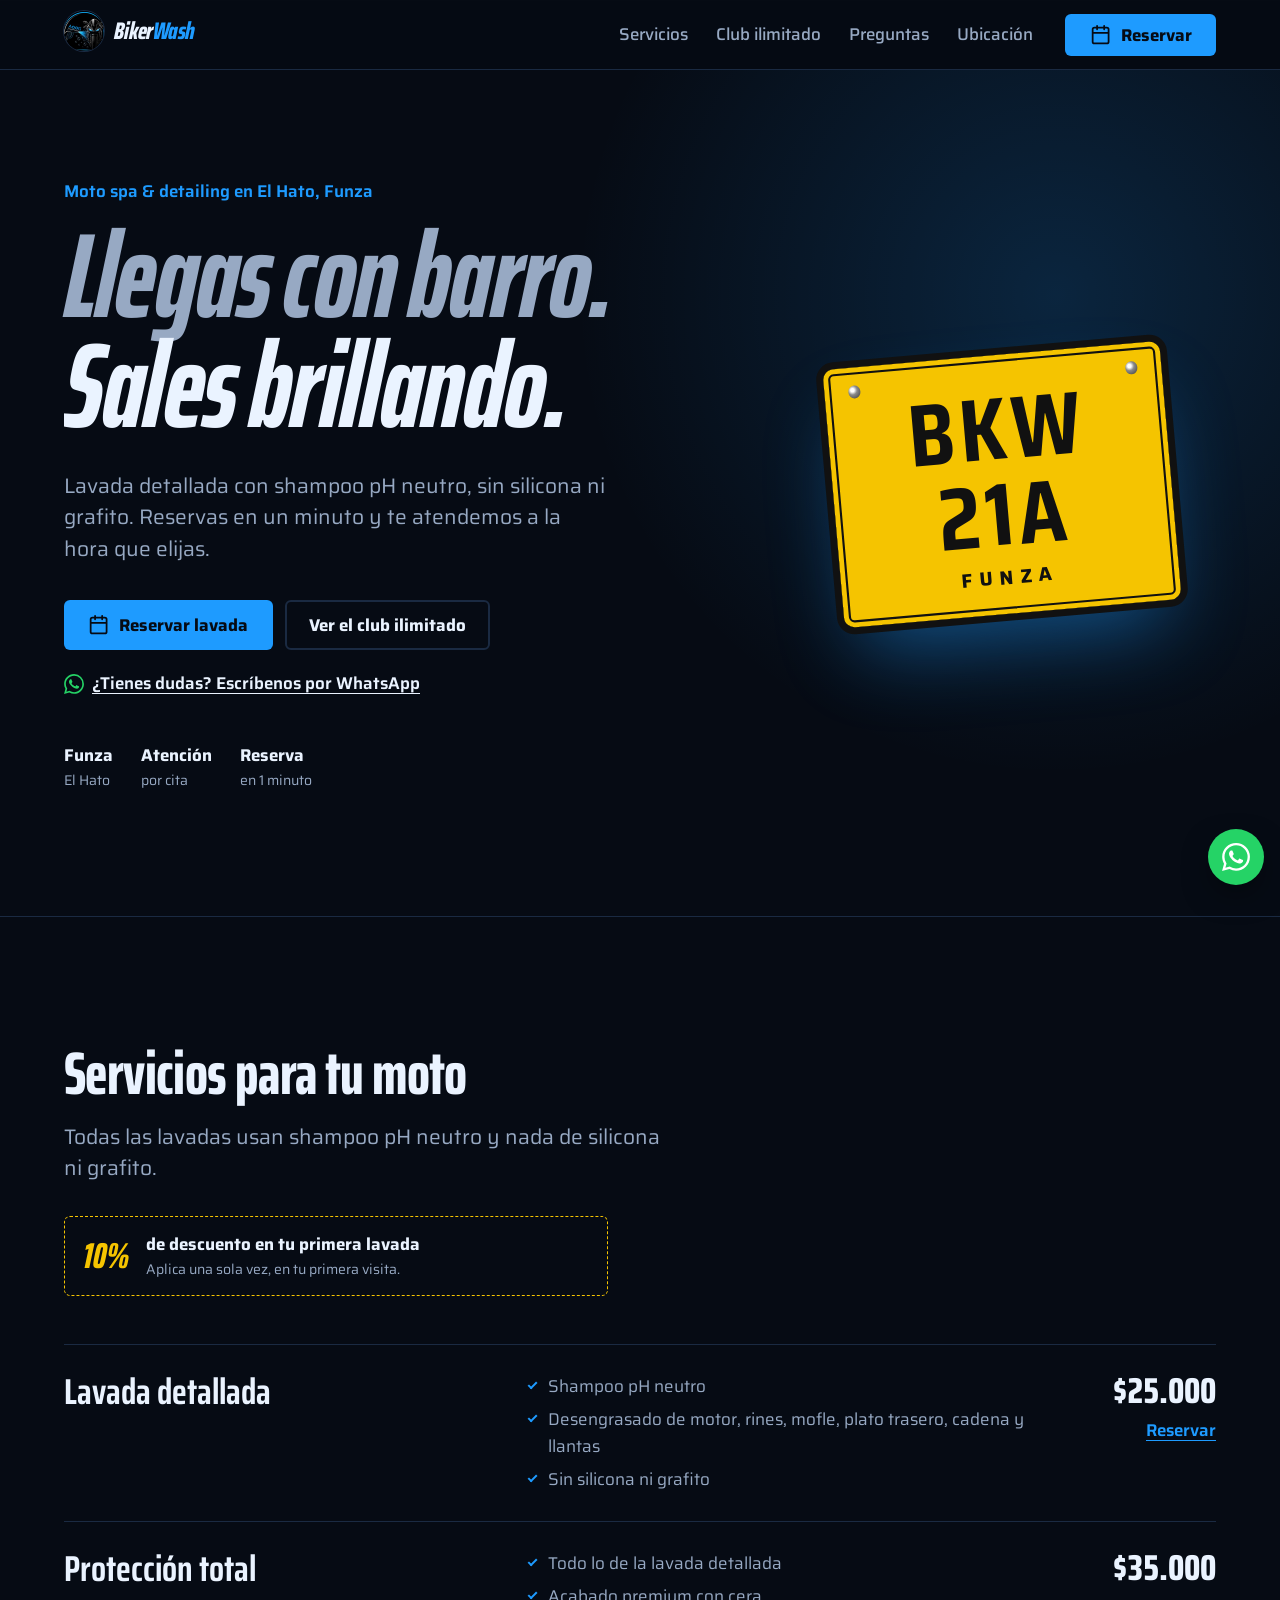
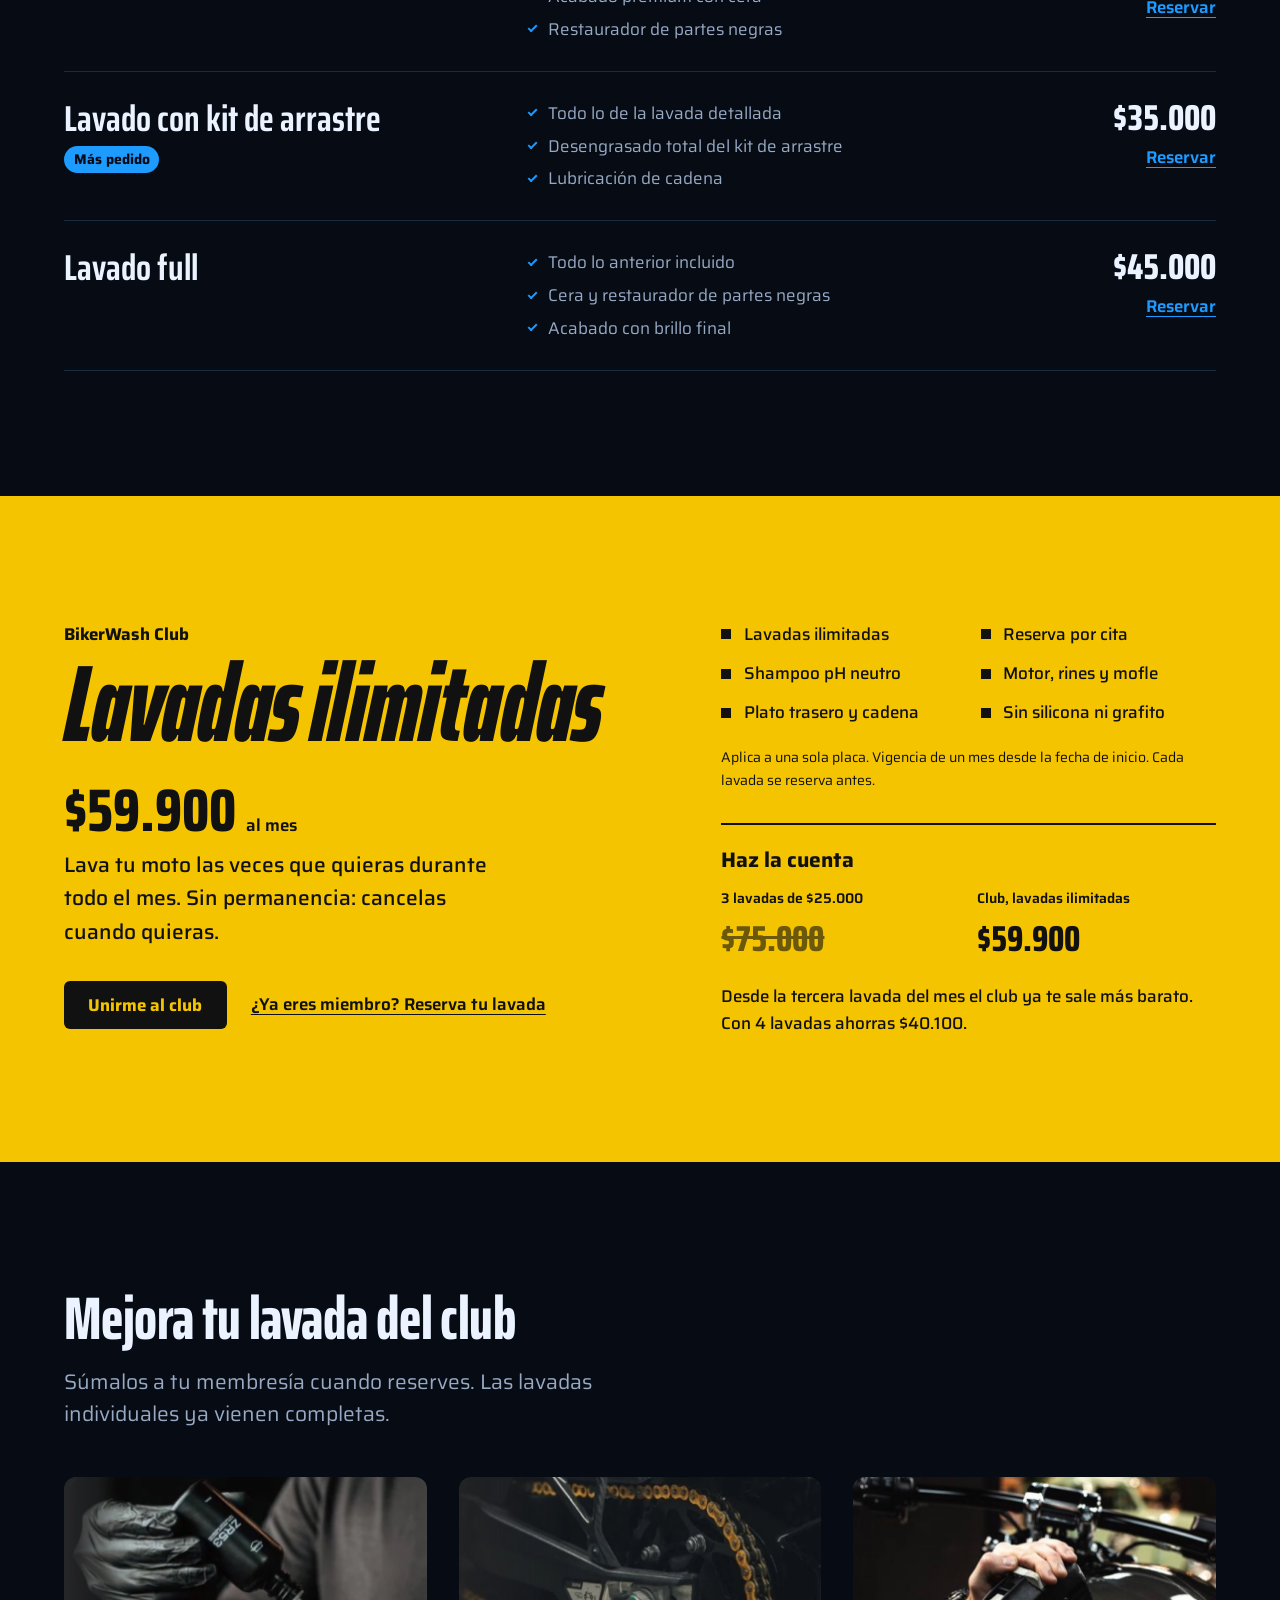
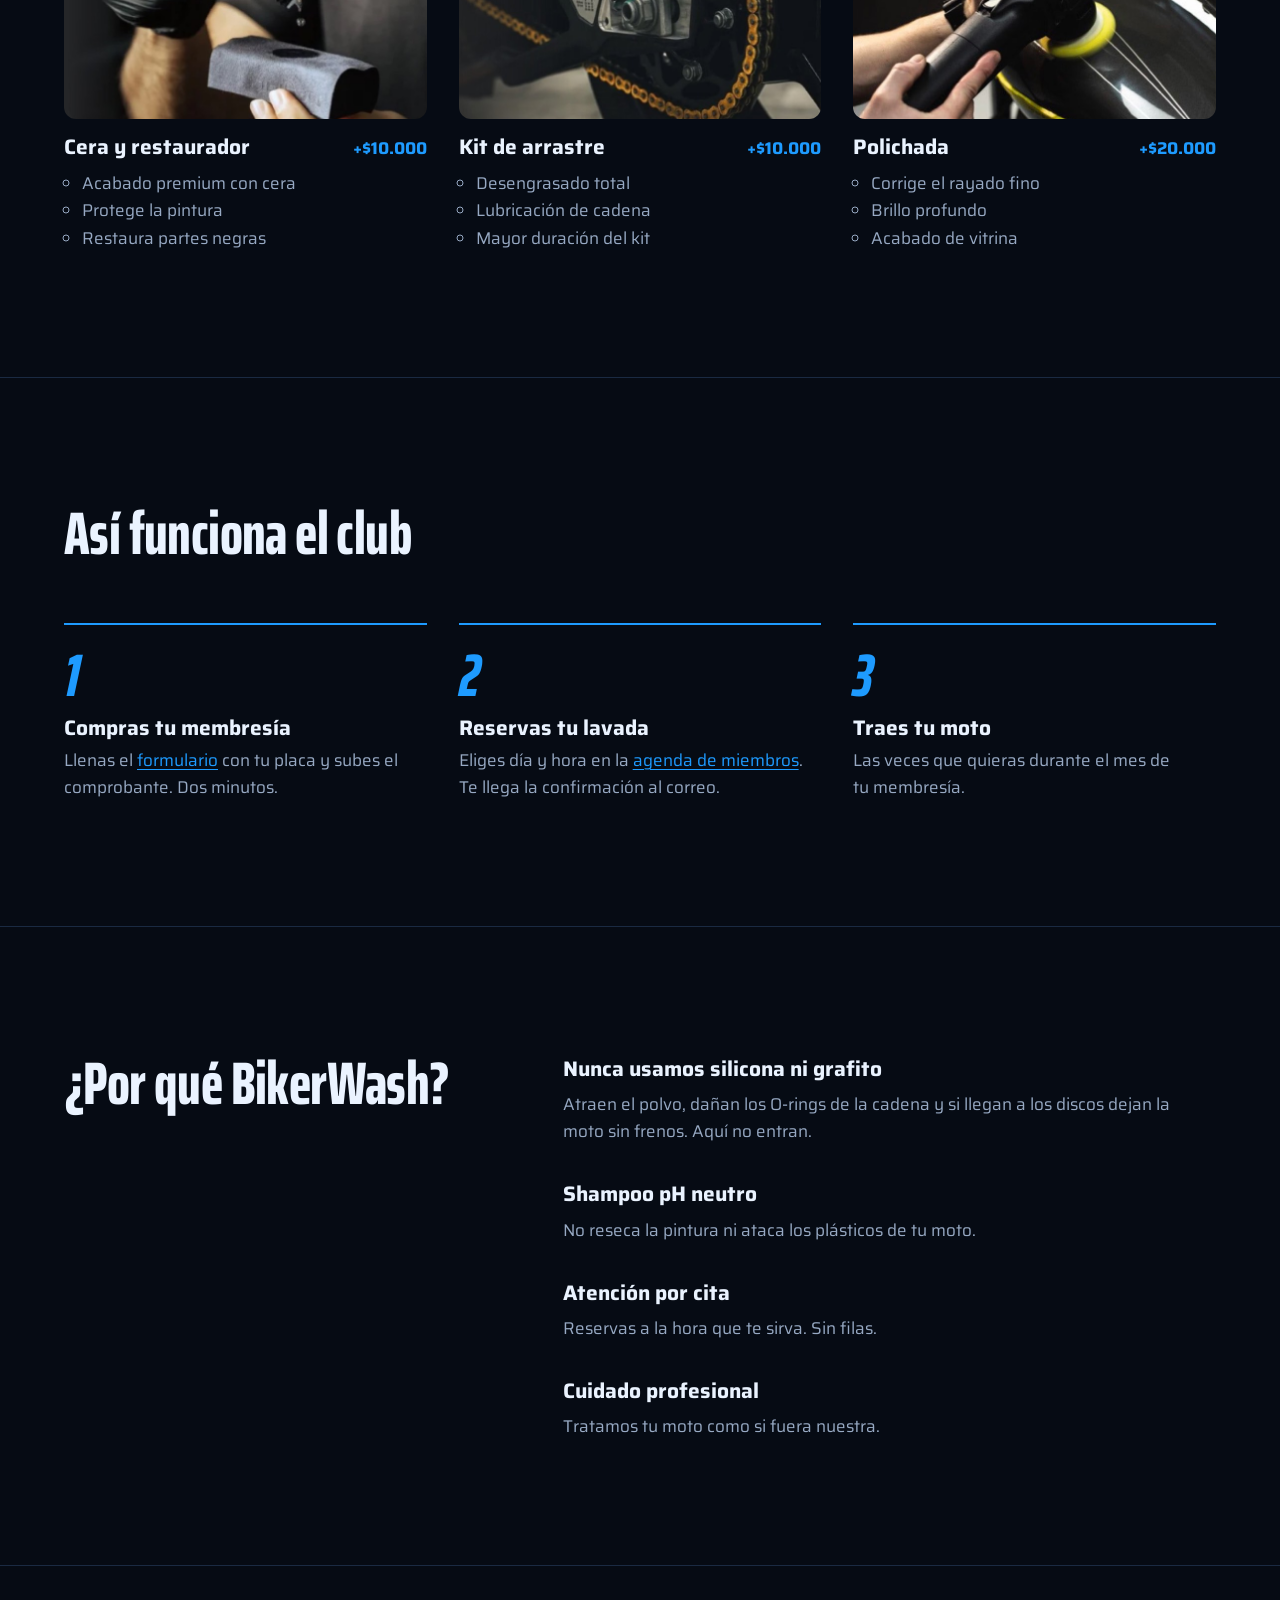
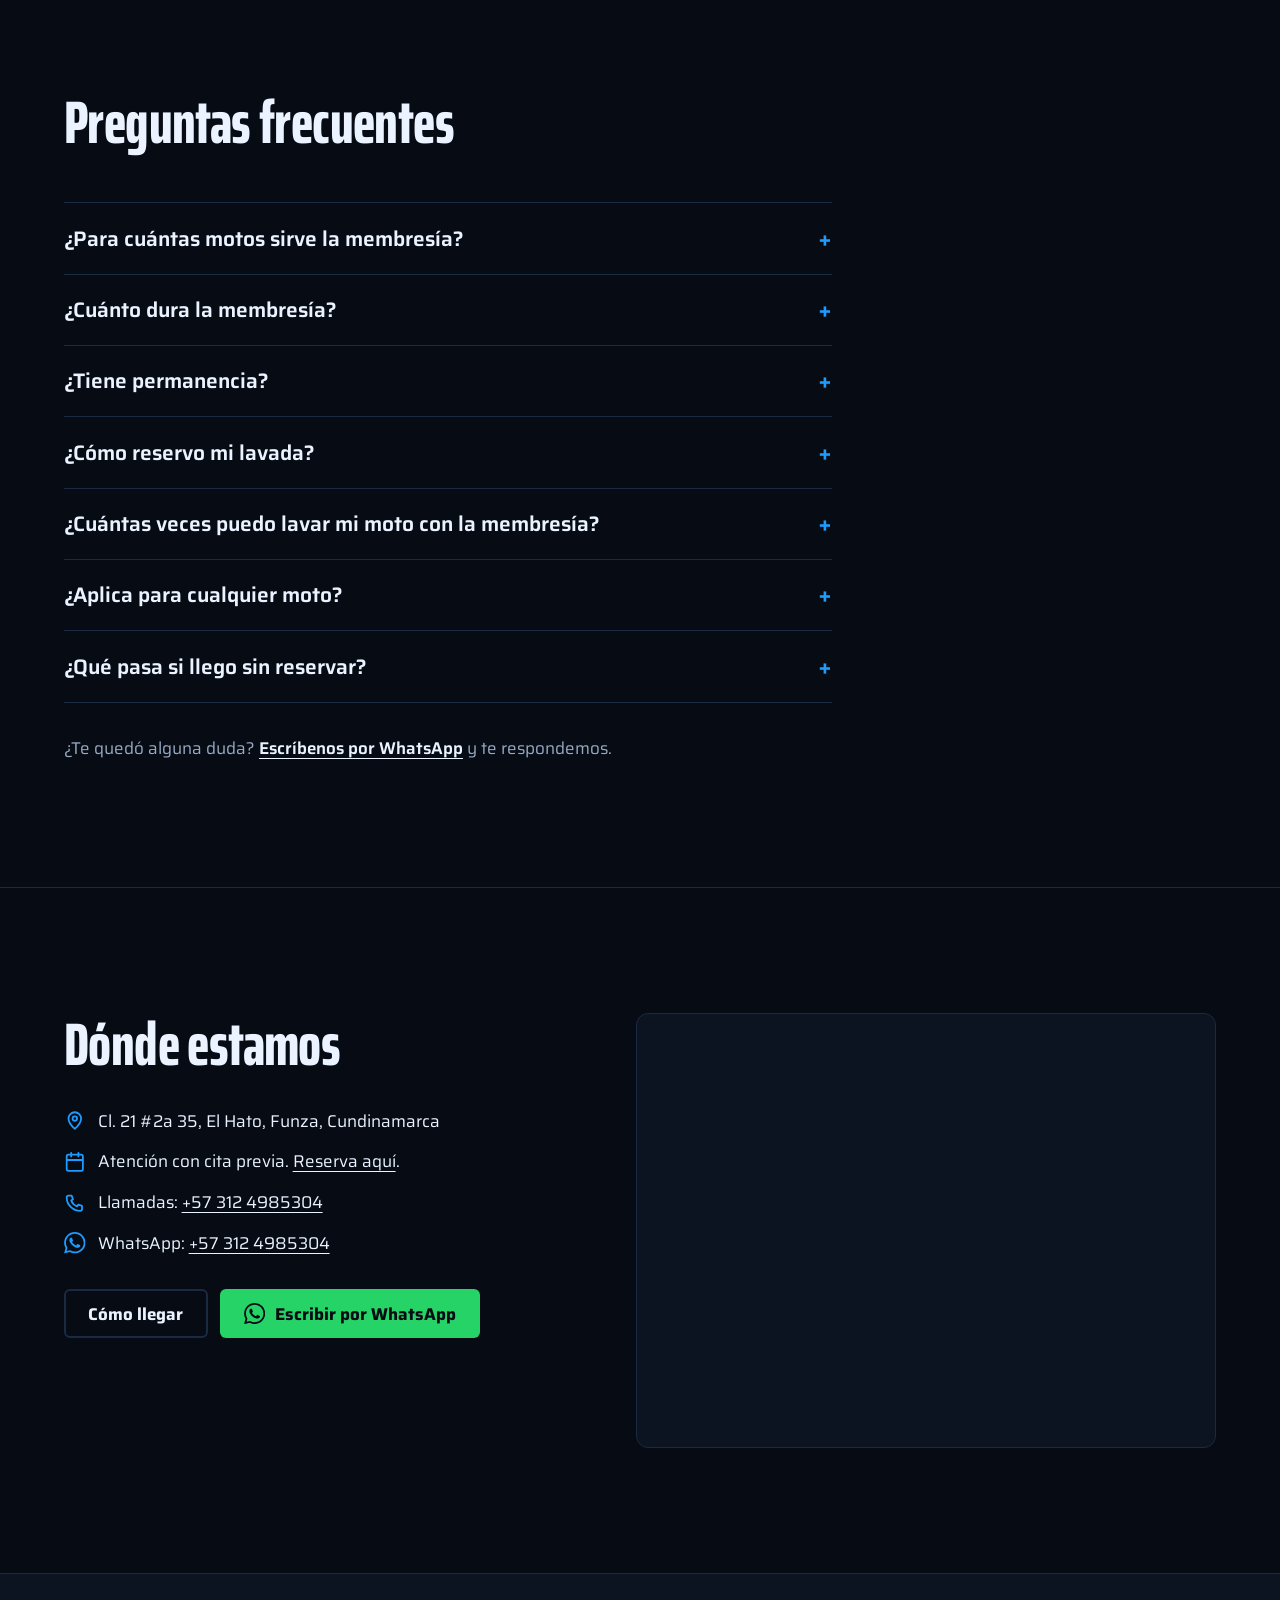
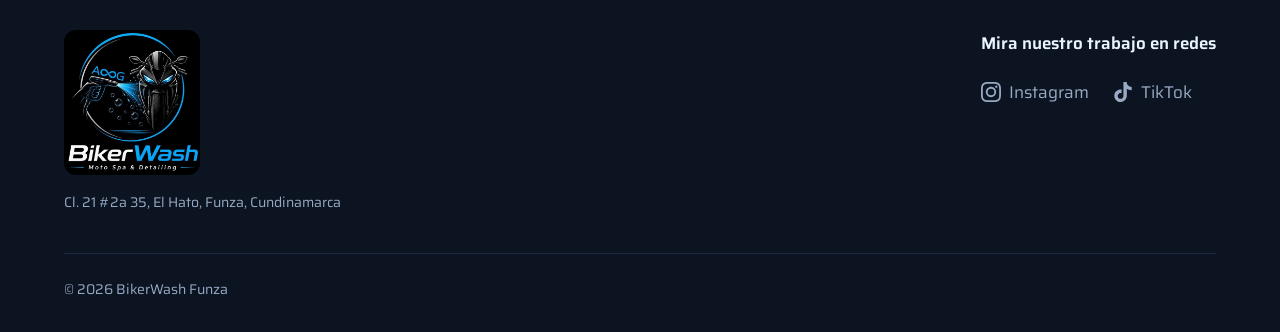
<file: index.html>
<!doctype html>
<html lang="es-CO">
  <head>
    <meta charset="utf-8" />
    <meta name="viewport" content="width=device-width, initial-scale=1" />
    <title>BikerWash Funza | Lavadero de motos y lavadas ilimitadas en Funza</title>
    <meta
      name="description"
      content="Lavada detallada para motos en El Hato, Funza, desde $25.000. Club de lavadas ilimitadas por $59.900 al mes. Shampoo pH neutro, sin silicona ni grafito. Atención por cita."
    />
    <!-- TODO: reemplazar bikerwashfunza.com por el dominio definitivo (canonical, og:url, og:image y JSON-LD). -->
    <link rel="canonical" href="https://bikerwashfunza.com/" />
    <meta name="theme-color" content="#060b14" />
    <link rel="icon" href="favicon.ico" sizes="48x48" />
    <link rel="icon" href="img/favicon.png" type="image/png" sizes="192x192" />
    <link rel="apple-touch-icon" href="img/apple-touch-icon.png" />

    <meta property="og:type" content="website" />
    <meta property="og:locale" content="es_CO" />
    <meta property="og:site_name" content="BikerWash Funza" />
    <meta property="og:title" content="BikerWash Funza | Lavadas ilimitadas para tu moto" />
    <meta
      property="og:description"
      content="Club de lavadas ilimitadas por $59.900 al mes. Lavada detallada desde $25.000 en El Hato, Funza."
    />
    <meta property="og:url" content="https://bikerwashfunza.com/" />
    <meta property="og:image" content="https://bikerwashfunza.com/img/logo.jpg" />
    <meta name="twitter:card" content="summary" />

    <link rel="preconnect" href="https://fonts.googleapis.com" />
    <link rel="preconnect" href="https://fonts.gstatic.com" crossorigin />
    <link
      rel="stylesheet"
      href="https://fonts.googleapis.com/css2?family=Saira:ital,wdth,wght@0,50..125,100..900;1,50..125,100..900&display=swap"
    />
    <link rel="stylesheet" href="css/styles.css" />
    <script src="js/main.js" defer></script>

    <!-- Datos estructurados: negocio local (Google Maps / búsqueda local) y preguntas frecuentes. -->
    <script type="application/ld+json">
      {
        "@context": "https://schema.org",
        "@type": "AutoWash",
        "name": "BikerWash Funza",
        "description": "Moto spa & detailing. Lavada detallada para motos y club de lavadas ilimitadas.",
        "url": "https://bikerwashfunza.com/",
        "image": "https://bikerwashfunza.com/img/logo.jpg",
        "telephone": "+573124985304",
        "priceRange": "$25.000 - $59.900",
        "address": {
          "@type": "PostalAddress",
          "streetAddress": "Cl. 21 #2a 35, El Hato",
          "addressLocality": "Funza",
          "addressRegion": "Cundinamarca",
          "addressCountry": "CO"
        },
        "geo": {
          "@type": "GeoCoordinates",
          "latitude": 4.7076526,
          "longitude": -74.2003404
        },
        "hasMap": "https://maps.app.goo.gl/SQCEmFfTHT6m9eCN9",
        "sameAs": ["https://www.instagram.com/bikerwashfunza/", "https://www.tiktok.com/@bikerwashfunza"]
      }
    </script>
    <script type="application/ld+json">
      {
        "@context": "https://schema.org",
        "@type": "FAQPage",
        "mainEntity": [
          {"@type": "Question", "name": "¿Para cuántas motos sirve la membresía?", "acceptedAnswer": {"@type": "Answer", "text": "Para una. La membresía va por placa: cubre solo la moto que registres al comprarla."}},
          {"@type": "Question", "name": "¿Cuánto dura la membresía?", "acceptedAnswer": {"@type": "Answer", "text": "Un mes desde la fecha de inicio que elijas en el formulario."}},
          {"@type": "Question", "name": "¿Tiene permanencia?", "acceptedAnswer": {"@type": "Answer", "text": "No. Cancelas cuando quieras, sin penalidad."}},
          {"@type": "Question", "name": "¿Cómo reservo mi lavada?", "acceptedAnswer": {"@type": "Answer", "text": "Con el botón de reserva eliges día y hora. Te llega la confirmación al correo."}},
          {"@type": "Question", "name": "¿Cuántas veces puedo lavar mi moto con la membresía?", "acceptedAnswer": {"@type": "Answer", "text": "Las veces que quieras. Solo tienes que reservar antes en la agenda de miembros."}},
          {"@type": "Question", "name": "¿Aplica para cualquier moto?", "acceptedAnswer": {"@type": "Answer", "text": "Sí, trabajamos todo tipo de moto. Si la tuya es muy grande o especial, escríbenos antes."}},
          {"@type": "Question", "name": "¿Qué pasa si llego sin reservar?", "acceptedAnswer": {"@type": "Answer", "text": "Atendemos por cita para que nadie haga fila. Si tienes afán, escríbenos y miramos si hay un espacio libre."}}
        ]
      }
    </script>
  </head>
  <body>
    <!-- Íconos SVG reutilizables: se usan con <svg><use href="#i-nombre" /></svg>. Marcas: simple-icons (CC0). -->
    <svg xmlns="http://www.w3.org/2000/svg" hidden>
      <symbol id="i-whatsapp" viewBox="0 0 24 24"><path fill="currentColor" d="M17.472 14.382c-.297-.149-1.758-.867-2.03-.967-.273-.099-.471-.148-.67.15-.197.297-.767.966-.94 1.164-.173.199-.347.223-.644.075-.297-.15-1.255-.463-2.39-1.475-.883-.788-1.48-1.761-1.653-2.059-.173-.297-.018-.458.13-.606.134-.133.298-.347.446-.52.149-.174.198-.298.298-.497.099-.198.05-.371-.025-.52-.075-.149-.669-1.612-.916-2.207-.242-.579-.487-.5-.669-.51-.173-.008-.371-.01-.57-.01-.198 0-.52.074-.792.372-.272.297-1.04 1.016-1.04 2.479 0 1.462 1.065 2.875 1.213 3.074.149.198 2.096 3.2 5.077 4.487.709.306 1.262.489 1.694.625.712.227 1.36.195 1.871.118.571-.085 1.758-.719 2.006-1.413.248-.694.248-1.289.173-1.413-.074-.124-.272-.198-.57-.347m-5.421 7.403h-.004a9.87 9.87 0 01-5.031-1.378l-.361-.214-3.741.982.998-3.648-.235-.374a9.86 9.86 0 01-1.51-5.26c.001-5.45 4.436-9.884 9.888-9.884 2.64 0 5.122 1.03 6.988 2.898a9.825 9.825 0 012.893 6.994c-.003 5.45-4.437 9.884-9.885 9.884m8.413-18.297A11.815 11.815 0 0012.05 0C5.495 0 .16 5.335.157 11.892c0 2.096.547 4.142 1.588 5.945L.057 24l6.305-1.654a11.882 11.882 0 005.683 1.448h.005c6.554 0 11.89-5.335 11.893-11.893a11.821 11.821 0 00-3.48-8.413Z" /></symbol>
      <symbol id="i-instagram" viewBox="0 0 24 24"><path fill="currentColor" d="M7.0301.084c-1.2768.0602-2.1487.264-2.911.5634-.7888.3075-1.4575.72-2.1228 1.3877-.6652.6677-1.075 1.3368-1.3802 2.127-.2954.7638-.4956 1.6365-.552 2.914-.0564 1.2775-.0689 1.6882-.0626 4.947.0062 3.2586.0206 3.6671.0825 4.9473.061 1.2765.264 2.1482.5635 2.9107.308.7889.72 1.4573 1.388 2.1228.6679.6655 1.3365 1.0743 2.1285 1.38.7632.295 1.6361.4961 2.9134.552 1.2773.056 1.6884.069 4.9462.0627 3.2578-.0062 3.668-.0207 4.9478-.0814 1.28-.0607 2.147-.2652 2.9098-.5633.7889-.3086 1.4578-.72 2.1228-1.3881.665-.6682 1.0745-1.3378 1.3795-2.1284.2957-.7632.4966-1.636.552-2.9124.056-1.2809.0692-1.6898.063-4.948-.0063-3.2583-.021-3.6668-.0817-4.9465-.0607-1.2797-.264-2.1487-.5633-2.9117-.3084-.7889-.72-1.4568-1.3876-2.1228C21.2982 1.33 20.628.9208 19.8378.6165 19.074.321 18.2017.1197 16.9244.0645 15.6471.0093 15.236-.005 11.977.0014 8.718.0076 8.31.0215 7.0301.0839m.1402 21.6932c-1.17-.0509-1.8053-.2453-2.2287-.408-.5606-.216-.96-.4771-1.3819-.895-.422-.4178-.6811-.8186-.9-1.378-.1644-.4234-.3624-1.058-.4171-2.228-.0595-1.2645-.072-1.6442-.079-4.848-.007-3.2037.0053-3.583.0607-4.848.05-1.169.2456-1.805.408-2.2282.216-.5613.4762-.96.895-1.3816.4188-.4217.8184-.6814 1.3783-.9003.423-.1651 1.0575-.3614 2.227-.4171 1.2655-.06 1.6447-.072 4.848-.079 3.2033-.007 3.5835.005 4.8495.0608 1.169.0508 1.8053.2445 2.228.408.5608.216.96.4754 1.3816.895.4217.4194.6816.8176.9005 1.3787.1653.4217.3617 1.056.4169 2.2263.0602 1.2655.0739 1.645.0796 4.848.0058 3.203-.0055 3.5834-.061 4.848-.051 1.17-.245 1.8055-.408 2.2294-.216.5604-.4763.96-.8954 1.3814-.419.4215-.8181.6811-1.3783.9-.4224.1649-1.0577.3617-2.2262.4174-1.2656.0595-1.6448.072-4.8493.079-3.2045.007-3.5825-.006-4.848-.0608M16.953 5.5864A1.44 1.44 0 1 0 18.39 4.144a1.44 1.44 0 0 0-1.437 1.4424M5.8385 12.012c.0067 3.4032 2.7706 6.1557 6.173 6.1493 3.4026-.0065 6.157-2.7701 6.1506-6.1733-.0065-3.4032-2.771-6.1565-6.174-6.1498-3.403.0067-6.156 2.771-6.1496 6.1738M8 12.0077a4 4 0 1 1 4.008 3.9921A3.9996 3.9996 0 0 1 8 12.0077" /></symbol>
      <symbol id="i-tiktok" viewBox="0 0 24 24"><path fill="currentColor" d="M12.525.02c1.31-.02 2.61-.01 3.91-.02.08 1.53.63 3.09 1.75 4.17 1.12 1.11 2.7 1.62 4.24 1.79v4.03c-1.44-.05-2.89-.35-4.2-.97-.57-.26-1.1-.59-1.62-.93-.01 2.92.01 5.84-.02 8.75-.08 1.4-.54 2.79-1.35 3.94-1.31 1.92-3.58 3.17-5.91 3.21-1.43.08-2.86-.31-4.08-1.03-2.02-1.19-3.44-3.37-3.65-5.71-.02-.5-.03-1-.01-1.49.18-1.9 1.12-3.72 2.58-4.96 1.66-1.44 3.98-2.13 6.15-1.72.02 1.48-.04 2.96-.04 4.44-.99-.32-2.15-.23-3.02.37-.63.41-1.11 1.04-1.36 1.75-.21.51-.15 1.07-.14 1.61.24 1.64 1.82 3.02 3.5 2.87 1.12-.01 2.19-.66 2.77-1.61.19-.33.4-.67.41-1.06.1-1.79.06-3.57.07-5.36.01-4.03-.01-8.05.02-12.07z" /></symbol>
      <symbol id="i-pin" viewBox="0 0 24 24"><path fill="none" stroke="currentColor" stroke-width="2" stroke-linecap="round" stroke-linejoin="round" d="M12 21s-7-6.2-7-11.5A7 7 0 0 1 19 9.5C19 14.8 12 21 12 21Zm0-9a2.5 2.5 0 1 0 0-5 2.5 2.5 0 0 0 0 5Z" /></symbol>
      <symbol id="i-clock" viewBox="0 0 24 24"><path fill="none" stroke="currentColor" stroke-width="2" stroke-linecap="round" stroke-linejoin="round" d="M12 21a9 9 0 1 0 0-18 9 9 0 0 0 0 18Zm0-13v4.5l3 2" /></symbol>
      <symbol id="i-phone" viewBox="0 0 24 24"><path fill="none" stroke="currentColor" stroke-width="2" stroke-linecap="round" stroke-linejoin="round" d="M5 4h3.5l1.5 4-2 1.5a11 11 0 0 0 6.5 6.5L16 14l4 1.5V19a2 2 0 0 1-2 2A15 15 0 0 1 3 6a2 2 0 0 1 2-2Z" /></symbol>
      <symbol id="i-menu" viewBox="0 0 24 24"><path fill="none" stroke="currentColor" stroke-width="2" stroke-linecap="round" stroke-linejoin="round" d="M4 7h16M4 12h16M4 17h16" /></symbol>
      <symbol id="i-close" viewBox="0 0 24 24"><path fill="none" stroke="currentColor" stroke-width="2" stroke-linecap="round" stroke-linejoin="round" d="M6 6l12 12M18 6 6 18" /></symbol>
      <symbol id="i-calendar" viewBox="0 0 24 24"><path fill="none" stroke="currentColor" stroke-width="2" stroke-linecap="round" stroke-linejoin="round" d="M8 2v4M16 2v4M3 10h18M5 4h14a2 2 0 0 1 2 2v14a2 2 0 0 1-2 2H5a2 2 0 0 1-2-2V6a2 2 0 0 1 2-2Z" /></symbol>
    </svg>
    <a class="skip-link" href="#contenido">Saltar al contenido</a>

    <!-- ============ Encabezado ============ -->
    <header class="header">
      <div class="container header__inner">
        <a href="./" class="header__brand" aria-label="BikerWash Funza, inicio">
          <span class="logo">
            <img class="logo__mark" src="img/logo-mark.jpg" width="40" height="40" alt="" />
            <span class="logo__word">Biker<span class="logo__wash">Wash</span></span>
          </span>
        </a>

        <button class="header__toggle" type="button" aria-expanded="false" aria-controls="menu-principal" data-menu-toggle>
          <svg class="header__icon header__icon--open icon" width="24" height="24" aria-hidden="true" focusable="false"><use href="#i-menu" /></svg>
          <svg class="header__icon header__icon--close icon" width="24" height="24" aria-hidden="true" focusable="false"><use href="#i-close" /></svg>
          <span class="visually-hidden">Menú</span>
        </button>

        <nav class="header__nav" id="menu-principal" aria-label="Principal" data-menu>
          <ul class="header__list">
            <li><a class="header__link" href="#servicios">Servicios</a></li>
            <li><a class="header__link" href="#club">Club ilimitado</a></li>
            <li><a class="header__link" href="#preguntas">Preguntas</a></li>
            <li><a class="header__link" href="#ubicacion">Ubicación</a></li>
          </ul>
          <a class="btn btn--primary header__cta" href="https://cal.com/biker-wash-funza-2-7af3bt/lavadas-detalladas" target="_blank" rel="noopener">
            <svg class="icon" width="24" height="24" aria-hidden="true" focusable="false"><use href="#i-calendar" /></svg>
            Reservar
          </a>
        </nav>
      </div>
    </header>

    <main id="contenido">
      <!-- ============ Hero ============ -->
      <section class="hero" aria-labelledby="hero-title">
        <div class="container hero__inner">
          <div class="hero__copy">
            <p class="hero__kicker">Moto spa &amp; detailing en El Hato, Funza</p>

            <h1 id="hero-title" class="hero__title">
              <span class="hero__line hero__line--before">Llegas con barro.</span>
              <span class="hero__line hero__line--after">Sales brillando.</span>
            </h1>

            <p class="hero__lead">
              Lavada detallada con shampoo pH neutro, sin silicona ni grafito. Reservas en un minuto y te atendemos a
              la hora que elijas.
            </p>

            <div class="hero__actions">
              <a class="btn btn--primary" href="https://cal.com/biker-wash-funza-2-7af3bt/lavadas-detalladas" target="_blank" rel="noopener">
                <svg class="icon" width="24" height="24" aria-hidden="true" focusable="false"><use href="#i-calendar" /></svg>
                Reservar lavada
              </a>
              <a class="btn btn--ghost" href="#club">Ver el club ilimitado</a>
            </div>

            <a class="hero__whatsapp" href="https://wa.me/573124985304?text=Hola%2C%20tengo%20una%20duda%20antes%20de%20reservar%20en%20BikerWash" target="_blank" rel="noopener">
              <svg class="icon" width="24" height="24" aria-hidden="true" focusable="false"><use href="#i-whatsapp" /></svg>
              ¿Tienes dudas? Escríbenos por WhatsApp
            </a>

            <ul class="hero__facts">
              <li><b>Funza</b>El Hato</li>
              <li><b>Atención</b>por cita</li>
              <li><b>Reserva</b>en 1 minuto</li>
            </ul>
          </div>

          <div class="hero__visual">
            <!-- Placa de moto colombiana: amarilla, dos líneas y municipio abajo. -->
            <div class="plate-wrap">
              <div class="plate" role="img" aria-label="Placa de moto BKW 21A, Funza">
                <span class="plate__screw plate__screw--l" aria-hidden="true"></span>
                <span class="plate__screw plate__screw--r" aria-hidden="true"></span>
                <span class="plate__line" aria-hidden="true">BKW</span>
                <span class="plate__line" aria-hidden="true">21A</span>
                <span class="plate__city" aria-hidden="true">FUNZA</span>
                <span class="plate__shine" aria-hidden="true"></span>
              </div>
            </div>
          </div>
        </div>
      </section>

      <!-- ============ Servicios ============ -->
      <section id="servicios" class="services" aria-labelledby="servicios-title">
        <div class="container">
          <h2 id="servicios-title" class="section-title">Servicios para tu moto</h2>
          <p class="section-lead">Todas las lavadas usan shampoo pH neutro y nada de silicona ni grafito.</p>

          <p class="services__promo">
            <strong>10%</strong>
            <span><b>de descuento en tu primera lavada</b>Aplica una sola vez, en tu primera visita.</span>
          </p>

          <ul class="services__list">
            <li class="services__item">
              <h3 class="services__name">Lavada detallada</h3>
              <ul class="services__includes">
                <li>Shampoo pH neutro</li>
                <li>Desengrasado de motor, rines, mofle, plato trasero, cadena y llantas</li>
                <li>Sin silicona ni grafito</li>
              </ul>
              <div class="services__buy">
                <p class="services__price">$25.000</p>
                <a class="services__book" href="https://cal.com/biker-wash-funza-2-7af3bt/lavadas-detalladas" target="_blank" rel="noopener">Reservar</a>
              </div>
            </li>
            <li class="services__item">
              <h3 class="services__name">Protección total</h3>
              <ul class="services__includes">
                <li>Todo lo de la lavada detallada</li>
                <li>Acabado premium con cera</li>
                <li>Restaurador de partes negras</li>
              </ul>
              <div class="services__buy">
                <p class="services__price">$35.000</p>
                <a class="services__book" href="https://cal.com/biker-wash-funza-2-7af3bt/lavadas-detalladas" target="_blank" rel="noopener">Reservar</a>
              </div>
            </li>
            <li class="services__item">
              <div>
                <h3 class="services__name">Lavado con kit de arrastre</h3>
                <span class="services__tag">Más pedido</span>
              </div>
              <ul class="services__includes">
                <li>Todo lo de la lavada detallada</li>
                <li>Desengrasado total del kit de arrastre</li>
                <li>Lubricación de cadena</li>
              </ul>
              <div class="services__buy">
                <p class="services__price">$35.000</p>
                <a class="services__book" href="https://cal.com/biker-wash-funza-2-7af3bt/lavadas-detalladas" target="_blank" rel="noopener">Reservar</a>
              </div>
            </li>
            <li class="services__item">
              <h3 class="services__name">Lavado full</h3>
              <ul class="services__includes">
                <li>Todo lo anterior incluido</li>
                <li>Cera y restaurador de partes negras</li>
                <li>Acabado con brillo final</li>
              </ul>
              <div class="services__buy">
                <p class="services__price">$45.000</p>
                <a class="services__book" href="https://cal.com/biker-wash-funza-2-7af3bt/lavadas-detalladas" target="_blank" rel="noopener">Reservar</a>
              </div>
            </li>
          </ul>
        </div>
      </section>

      <!-- ============ Club de lavadas ilimitadas ============ -->
      <section id="club" class="club" aria-labelledby="club-title">
        <div class="container club__inner">
          <div>
            <p class="club__kicker">BikerWash Club</p>
            <h2 id="club-title" class="club__title">Lavadas ilimitadas</h2>

            <p class="club__price">
              <span class="club__amount">$59.900</span>
              <span class="club__period">al mes</span>
            </p>
            <p class="club__summary">Lava tu moto las veces que quieras durante todo el mes. Sin permanencia: cancelas cuando quieras.</p>

            <div class="club__actions">
              <a class="btn club__cta" href="https://tally.so/r/KY2NMX" target="_blank" rel="noopener">Unirme al club</a>
              <a class="club__member" href="https://cal.com/biker-wash-funza-2nzpl5/lavada-con-membresia" target="_blank" rel="noopener">¿Ya eres miembro? Reserva tu lavada</a>
            </div>
          </div>

          <div>
            <ul class="club__includes">
              <li>Lavadas ilimitadas</li>
              <li>Reserva por cita</li>
              <li>Shampoo pH neutro</li>
              <li>Motor, rines y mofle</li>
              <li>Plato trasero y cadena</li>
              <li>Sin silicona ni grafito</li>
            </ul>
            <p class="club__terms">Aplica a una sola placa. Vigencia de un mes desde la fecha de inicio. Cada lavada se reserva antes.</p>

            <div class="club__math">
              <h3 class="club__math-title">Haz la cuenta</h3>
              <dl class="club__compare">
                <div>
                  <dt>3 lavadas de $25.000</dt>
                  <dd class="club__before">$75.000</dd>
                </div>
                <div>
                  <dt>Club, lavadas ilimitadas</dt>
                  <dd>$59.900</dd>
                </div>
              </dl>
              <p class="club__savings">Desde la tercera lavada del mes el club ya te sale más barato. Con 4 lavadas ahorras $40.100.</p>
            </div>
          </div>
        </div>
      </section>

      <!-- ============ Mejoras para miembros ============ -->
      <section class="addons" aria-labelledby="mejoras-title" data-nav="club">
        <div class="container">
          <h2 id="mejoras-title" class="section-title">Mejora tu lavada del club</h2>
          <p class="section-lead">Súmalos a tu membresía cuando reserves. Las lavadas individuales ya vienen completas.</p>

          <ul class="addons__list">
            <li>
              <img class="addons__img" src="img/mejora-cera.jpg" width="730" height="547" alt="Aplicación de cera en el tanque de una moto" loading="lazy" decoding="async" />
              <div class="addons__head">
                <h3 class="addons__name">Cera y restaurador</h3>
                <p class="addons__price">+$10.000</p>
              </div>
              <ul class="addons__perks">
                <li>Acabado premium con cera</li>
                <li>Protege la pintura</li>
                <li>Restaura partes negras</li>
              </ul>
            </li>
            <li>
              <img class="addons__img" src="img/mejora-kit.jpg" width="730" height="547" alt="Cadena y piñón de una moto recién limpiados" loading="lazy" decoding="async" />
              <div class="addons__head">
                <h3 class="addons__name">Kit de arrastre</h3>
                <p class="addons__price">+$10.000</p>
              </div>
              <ul class="addons__perks">
                <li>Desengrasado total</li>
                <li>Lubricación de cadena</li>
                <li>Mayor duración del kit</li>
              </ul>
            </li>
            <li>
              <img class="addons__img" src="img/mejora-polichada.jpg" width="730" height="547" alt="Moto con pintura polichada" loading="lazy" decoding="async" />
              <div class="addons__head">
                <h3 class="addons__name">Polichada</h3>
                <p class="addons__price">+$20.000</p>
              </div>
              <ul class="addons__perks">
                <li>Corrige el rayado fino</li>
                <li>Brillo profundo</li>
                <li>Acabado de vitrina</li>
              </ul>
            </li>
          </ul>
        </div>
      </section>

      <!-- ============ Cómo funciona el club ============ -->
      <section class="process" aria-labelledby="proceso-title" data-nav="club">
        <div class="container">
          <h2 id="proceso-title" class="section-title">Así funciona el club</h2>

          <ol class="process__list">
            <li class="process__step">
              <h3 class="process__title">Compras tu membresía</h3>
              <p class="process__text">Llenas el <a href="https://tally.so/r/KY2NMX" target="_blank" rel="noopener">formulario</a> con tu placa y subes el comprobante. Dos minutos.</p>
            </li>
            <li class="process__step">
              <h3 class="process__title">Reservas tu lavada</h3>
              <p class="process__text">Eliges día y hora en la <a href="https://cal.com/biker-wash-funza-2nzpl5/lavada-con-membresia" target="_blank" rel="noopener">agenda de miembros</a>. Te llega la confirmación al correo.</p>
            </li>
            <li class="process__step">
              <h3 class="process__title">Traes tu moto</h3>
              <p class="process__text">Las veces que quieras durante el mes de tu membresía.</p>
            </li>
          </ol>
        </div>
      </section>

      <!-- ============ Por qué BikerWash ============ -->
      <section class="why" aria-labelledby="por-que-title">
        <div class="container why__inner">
          <h2 id="por-que-title" class="section-title">¿Por qué BikerWash?</h2>

          <dl class="why__list">
            <div class="why__item">
              <dt>Nunca usamos silicona ni grafito</dt>
              <dd>Atraen el polvo, dañan los O-rings de la cadena y si llegan a los discos dejan la moto sin frenos. Aquí no entran.</dd>
            </div>
            <div class="why__item">
              <dt>Shampoo pH neutro</dt>
              <dd>No reseca la pintura ni ataca los plásticos de tu moto.</dd>
            </div>
            <div class="why__item">
              <dt>Atención por cita</dt>
              <dd>Reservas a la hora que te sirva. Sin filas.</dd>
            </div>
            <div class="why__item">
              <dt>Cuidado profesional</dt>
              <dd>Tratamos tu moto como si fuera nuestra.</dd>
            </div>
          </dl>
        </div>
      </section>

      <!-- ============ Preguntas frecuentes ============ -->
      <!-- Si cambias una respuesta, actualiza también el JSON-LD "FAQPage" del <head>. -->
      <section id="preguntas" class="faq" aria-labelledby="preguntas-title">
        <div class="container">
          <h2 id="preguntas-title" class="section-title">Preguntas frecuentes</h2>

          <div class="faq__list">
            <details class="faq__item">
              <summary>¿Para cuántas motos sirve la membresía?</summary>
              <p>Para una. La membresía va por placa: cubre solo la moto que registres al comprarla.</p>
            </details>
            <details class="faq__item">
              <summary>¿Cuánto dura la membresía?</summary>
              <p>Un mes desde la fecha de inicio que elijas en el formulario.</p>
            </details>
            <details class="faq__item">
              <summary>¿Tiene permanencia?</summary>
              <p>No. Cancelas cuando quieras, sin penalidad.</p>
            </details>
            <details class="faq__item">
              <summary>¿Cómo reservo mi lavada?</summary>
              <p>Con el <a href="https://cal.com/biker-wash-funza-2-7af3bt/lavadas-detalladas" target="_blank" rel="noopener">botón de reserva</a> eliges día y hora. Te llega la confirmación al correo.</p>
            </details>
            <details class="faq__item">
              <summary>¿Cuántas veces puedo lavar mi moto con la membresía?</summary>
              <p>Las veces que quieras. Solo tienes que reservar antes en la <a href="https://cal.com/biker-wash-funza-2nzpl5/lavada-con-membresia" target="_blank" rel="noopener">agenda de miembros</a>.</p>
            </details>
            <details class="faq__item">
              <summary>¿Aplica para cualquier moto?</summary>
              <p>Sí, trabajamos todo tipo de moto. Si la tuya es muy grande o especial, escríbenos antes.</p>
            </details>
            <details class="faq__item">
              <summary>¿Qué pasa si llego sin reservar?</summary>
              <p>Atendemos por cita para que nadie haga fila. Si tienes afán, escríbenos y miramos si hay un espacio libre.</p>
            </details>
          </div>

          <p class="faq__more">
            ¿Te quedó alguna duda? <a href="https://wa.me/573124985304?text=Hola%2C%20tengo%20una%20duda%20sobre%20BikerWash" target="_blank" rel="noopener">Escríbenos por WhatsApp</a> y te respondemos.
          </p>
        </div>
      </section>

      <!-- ============ Ubicación ============ -->
      <section id="ubicacion" class="location" aria-labelledby="ubicacion-title">
        <div class="container location__inner">
          <div class="location__info">
            <h2 id="ubicacion-title" class="section-title">Dónde estamos</h2>

            <!--
              TODO: agregar días y horas de atención cuando estén confirmados, con este formato
              (y añadir "openingHoursSpecification" al JSON-LD del <head>):
              <dl class="location__hours">
                <div class="location__row"><dt>Lunes a sábado</dt><dd><time datetime="08:00">8:00 a. m.</time> a <time datetime="18:00">6:00 p. m.</time></dd></div>
              </dl>
            -->

            <address class="location__contact">
              <p class="location__line">
                <svg class="icon" width="24" height="24" aria-hidden="true" focusable="false"><use href="#i-pin" /></svg>
                <span>Cl. 21 #2a 35, El Hato, Funza, Cundinamarca</span>
              </p>
              <p class="location__line">
                <svg class="icon" width="24" height="24" aria-hidden="true" focusable="false"><use href="#i-calendar" /></svg>
                <span>Atención con cita previa. <a href="https://cal.com/biker-wash-funza-2-7af3bt/lavadas-detalladas" target="_blank" rel="noopener">Reserva aquí</a>.</span>
              </p>
              <p class="location__line">
                <svg class="icon" width="24" height="24" aria-hidden="true" focusable="false"><use href="#i-phone" /></svg>
                <span>Llamadas: <a href="tel:+573124985304">+57 312 4985304</a></span>
              </p>
              <p class="location__line">
                <svg class="icon" width="24" height="24" aria-hidden="true" focusable="false"><use href="#i-whatsapp" /></svg>
                <span>WhatsApp: <a href="https://wa.me/573124985304?text=Hola%2C%20quiero%20informaci%C3%B3n%20sobre%20BikerWash" target="_blank" rel="noopener">+57 312 4985304</a></span>
              </p>
            </address>

            <div class="location__actions">
              <a class="btn btn--ghost" href="https://maps.app.goo.gl/SQCEmFfTHT6m9eCN9" target="_blank" rel="noopener">Cómo llegar</a>
              <a class="btn btn--whatsapp" href="https://wa.me/573124985304?text=Hola%2C%20quiero%20informaci%C3%B3n%20sobre%20BikerWash" target="_blank" rel="noopener">
                <svg class="icon" width="24" height="24" aria-hidden="true" focusable="false"><use href="#i-whatsapp" /></svg>
                Escribir por WhatsApp
              </a>
            </div>
          </div>

          <div class="location__map">
            <iframe
              src="https://www.google.com/maps?q=Biker%20Wash%20Funza%2C%20Cl.%2021%20%232a%2035%2C%20Funza%2C%20Cundinamarca&amp;z=17&amp;output=embed"
              title="Mapa: BikerWash Funza, Cl. 21 #2a 35, El Hato, Funza"
              loading="lazy"
              referrerpolicy="no-referrer-when-downgrade"
              allowfullscreen
            ></iframe>
          </div>
        </div>
      </section>
    </main>

    <!-- ============ Pie de página ============ -->
    <footer class="footer">
      <div class="container footer__inner">
        <div class="footer__brand">
          <img class="footer__logo" src="img/logo.jpg" width="525" height="560" alt="BikerWash, Moto Spa &amp; Detailing" loading="lazy" decoding="async" />
          <p class="footer__meta">Cl. 21 #2a 35, El Hato, Funza, Cundinamarca</p>
        </div>

        <div class="footer__social">
          <p>Mira nuestro trabajo en redes</p>
          <ul>
            <li>
              <a href="https://www.instagram.com/bikerwashfunza/" target="_blank" rel="noopener">
                <svg class="icon" width="24" height="24" aria-hidden="true" focusable="false"><use href="#i-instagram" /></svg>
                Instagram
              </a>
            </li>
            <li>
              <a href="https://www.tiktok.com/@bikerwashfunza" target="_blank" rel="noopener">
                <svg class="icon" width="24" height="24" aria-hidden="true" focusable="false"><use href="#i-tiktok" /></svg>
                TikTok
              </a>
            </li>
          </ul>
        </div>
      </div>
      <div class="container footer__legal">
        <p>© <span data-year>2026</span> BikerWash Funza</p>
      </div>
    </footer>

    <a class="wa-float" href="https://wa.me/573124985304?text=Hola%2C%20quiero%20informaci%C3%B3n%20sobre%20BikerWash" target="_blank" rel="noopener">
      <svg class="icon" width="24" height="24" aria-hidden="true" focusable="false"><use href="#i-whatsapp" /></svg>
      <span class="visually-hidden">Escribir por WhatsApp</span>
    </a>
  </body>
</html>
</file>
<file: css/styles.css>
/* ==========================================================================
   Tokens
   ========================================================================== */
:root {
  color-scheme: dark;

  /* Color */
  --c-night: #060b14; /* fondo: noche de carretera */
  --c-panel: #0c1422; /* superficies elevadas */
  --c-line: #1a2a42; /* bordes y divisores */
  --c-blue: #1e9bff; /* azul eléctrico del logo */
  --c-blue-deep: #0a6fd0; /* azul en estados activos */
  --c-foam: #eaf3ff; /* texto principal: espuma */
  --c-mist: #97a9c3; /* texto secundario */
  --c-plate: #f5c400; /* amarillo placa de moto */
  --c-plate-ink: #111111;
  --c-whatsapp: #25d366; /* verde oficial: se reconoce de inmediato */

  /* Type */
  --font-sans: 'Saira', system-ui, -apple-system, 'Segoe UI', Roboto, sans-serif;
  --step--1: 0.875rem;
  --step-0: 1.0625rem;
  --step-1: 1.3125rem;
  --step-2: clamp(1.625rem, 1.3rem + 1.4vw, 2.25rem);
  --step-3: clamp(2.25rem, 1.6rem + 3vw, 3.75rem);
  --step-hero: clamp(3.25rem, 1.8rem + 7.2vw, 7.5rem);

  /* Space & layout */
  --gutter: clamp(1rem, 0.6rem + 2vw, 2rem);
  --section-space: clamp(4.5rem, 3rem + 6vw, 8rem);
  --container: 72rem;
  --radius-s: 0.375rem;
  --radius-m: 0.75rem;

  --header-h: 4.25rem;
  --ease-out: cubic-bezier(0.22, 1, 0.36, 1);
}

/* ==========================================================================
   Reset mínimo
   ========================================================================== */
*,
*::before,
*::after {
  box-sizing: border-box;
}

* {
  margin: 0;
}

html {
  -webkit-text-size-adjust: 100%;
  text-size-adjust: 100%;
  scroll-padding-top: var(--header-h);
  /* "proximity": la página se acomoda al inicio de una sección solo cuando el scroll
     se detiene cerca de ella; dentro de secciones largas se lee sin saltos. */
  scroll-snap-type: y proximity;
}

/* Puntos de anclaje del scroll: cada sección principal. */
main > section {
  scroll-snap-align: start;
}

@media (prefers-reduced-motion: no-preference) {
  html {
    scroll-behavior: smooth;
  }
}

body {
  min-height: 100dvh;
  background: var(--c-night);
  color: var(--c-foam);
  font-family: var(--font-sans);
  font-size: var(--step-0);
  line-height: 1.6;
  -webkit-font-smoothing: antialiased;
  overflow-x: clip;
}

img,
svg,
iframe {
  display: block;
  max-width: 100%;
}

[hidden] {
  display: none !important;
}

a {
  color: inherit;
}

h1,
h2,
h3 {
  line-height: 1.05;
  text-wrap: balance;
}

p {
  text-wrap: pretty;
}

:focus-visible {
  outline: 3px solid var(--c-plate);
  outline-offset: 3px;
  border-radius: 2px;
}

/* ==========================================================================
   Utilidades compartidas
   ========================================================================== */
.container {
  width: min(100% - 2 * var(--gutter), var(--container));
  margin-inline: auto;
}

.visually-hidden {
  position: absolute;
  width: 1px;
  height: 1px;
  padding: 0;
  margin: -1px;
  overflow: hidden;
  clip: rect(0 0 0 0);
  white-space: nowrap;
  border: 0;
}

.skip-link {
  position: absolute;
  inset-inline-start: var(--gutter);
  top: -3rem;
  z-index: 100;
  padding: 0.5rem 1rem;
  background: var(--c-plate);
  color: var(--c-plate-ink);
  font-weight: 700;
  text-decoration: none;
  border-radius: var(--radius-s);
}

.skip-link:focus {
  top: 0.75rem;
}

/* Encabezado de sección: título condensado + bajada. */
.section-title {
  font-size: var(--step-3);
  font-weight: 800;
  font-stretch: 62%;
  letter-spacing: -0.01em;
}

.section-lead {
  max-width: 38rem;
  margin-top: 1rem;
  color: var(--c-mist);
  font-size: var(--step-1);
  line-height: 1.5;
}

/* Botones */
.btn {
  display: inline-flex;
  align-items: center;
  justify-content: center;
  gap: 0.6rem;
  min-height: 3rem;
  padding: 0.75rem 1.4rem;
  border: 2px solid transparent;
  border-radius: var(--radius-s);
  font-weight: 700;
  font-size: var(--step-0);
  line-height: 1.2;
  text-decoration: none;
  transition:
    background-color 160ms ease,
    border-color 160ms ease,
    color 160ms ease;
}

.btn svg {
  width: 1.25em;
  height: 1.25em;
  flex: none;
}

.btn--primary {
  background: var(--c-blue);
  color: var(--c-night);
}

.btn--primary:hover {
  background: var(--c-foam);
}

.btn--ghost {
  border-color: var(--c-line);
  color: var(--c-foam);
}

.btn--ghost:hover {
  border-color: var(--c-blue);
}

.btn--plate {
  background: var(--c-plate);
  color: var(--c-plate-ink);
}

.btn--plate:hover {
  background: var(--c-foam);
}

.btn--whatsapp {
  background: var(--c-whatsapp);
  color: var(--c-night);
}

.btn--whatsapp:hover {
  background: var(--c-foam);
}

@media (prefers-reduced-motion: reduce) {
  *,
  *::before,
  *::after {
    animation-duration: 0.01ms !important;
    animation-iteration-count: 1 !important;
    transition-duration: 0.01ms !important;
  }
}

/* ==========================================================================
   Logo
   ========================================================================== */
.logo {
  display: inline-flex;
  align-items: center;
  gap: 0.65rem;
}

.logo__mark {
  width: 2.5rem;
  height: 2.5rem;
  border-radius: 50%;
  box-shadow: 0 0 0 1px var(--c-line);
}

.logo__word {
  color: var(--c-foam);
  font-size: 1.5rem;
  font-weight: 800;
  font-style: italic;
  font-stretch: 75%;
  letter-spacing: -0.01em;
}

.logo__wash {
  color: var(--c-blue);
}

/* ==========================================================================
   Header
   ========================================================================== */
.header {
  position: sticky;
  top: 0;
  z-index: 50;
  background: color-mix(in srgb, var(--c-night) 88%, transparent);
  backdrop-filter: blur(10px);
  border-bottom: 1px solid var(--c-line);
}

.header__inner {
  display: flex;
  align-items: center;
  justify-content: space-between;
  gap: 1.5rem;
  min-height: var(--header-h);
}

.header__brand {
  text-decoration: none;
}

.header__list {
  display: flex;
  gap: 1.75rem;
  padding: 0;
  list-style: none;
}

.header__link {
  padding-bottom: 0.2rem;
  color: var(--c-mist);
  font-weight: 500;
  text-decoration: none;
  /* Subrayado azul de la sección visible; crece de izquierda a derecha. */
  background: linear-gradient(var(--c-blue), var(--c-blue)) no-repeat left bottom / 0 2px;
  transition:
    color 160ms ease,
    background-size 240ms var(--ease-out);
}

.header__link:hover,
.header__link[aria-current="true"] {
  color: var(--c-foam);
}

.header__link[aria-current="true"] {
  background-size: 100% 2px;
}

.header__nav {
  display: flex;
  align-items: center;
  gap: 2rem;
}

.header__cta {
  min-height: 2.5rem;
  padding-block: 0.5rem;
}

.header__toggle {
  display: none;
  place-items: center;
  width: 2.75rem;
  height: 2.75rem;
  padding: 0;
  background: none;
  border: 1px solid var(--c-line);
  border-radius: var(--radius-s);
  color: var(--c-foam);
  cursor: pointer;
}

.header__toggle .header__icon--close,
.header__toggle[aria-expanded='true'] .header__icon--open {
  display: none;
}

.header__toggle[aria-expanded='true'] .header__icon--close {
  display: block;
}

@media (max-width: 54rem) {
  .header__toggle {
    display: grid;
  }

  .header__nav {
    position: absolute;
    inset: var(--header-h) 0 auto;
    flex-direction: column;
    align-items: stretch;
    gap: 1.5rem;
    padding: 1.5rem var(--gutter) 2rem;
    background: var(--c-night);
    border-bottom: 1px solid var(--c-line);
  }

  .header__nav:not([data-open='true']) {
    display: none;
  }

  .header__list {
    flex-direction: column;
    gap: 0;
  }

  .header__link {
    display: block;
    padding-block: 0.85rem;
    font-size: var(--step-1);
    border-bottom: 1px solid var(--c-line);
    background-position: left center;
    background-size: 3px 0;
  }

  /* En el menú desplegable el indicador es una barra vertical. */
  .header__link[aria-current="true"] {
    padding-left: 0.85rem;
    background-size: 3px 1.4em;
  }

  .header__cta {
    min-height: 3rem;
  }
}

/* ==========================================================================
   Plate
   ========================================================================== */
/* El tamaño lo decide el contenedor; la tipografía escala con él (unidades cqi). */
.plate-wrap {
  container-type: inline-size;
  width: var(--plate-w, min(100%, 22rem));
}

.plate {
  position: relative;
  display: grid;
  justify-items: center;
  aspect-ratio: 4 / 3.1;
  padding: 9% 8% 6%;
  overflow: hidden;
  background: var(--c-plate);
  color: var(--c-plate-ink);
  border: 2cqi solid var(--c-plate-ink);
  border-radius: 5cqi;
  box-shadow:
    inset 0 0 0 1.4cqi var(--c-plate),
    inset 0 0 0 2cqi var(--c-plate-ink),
    0 2.5rem 5rem -1.5rem rgb(30 155 255 / 0.45);
  rotate: -5deg;
}

.plate__line {
  font-size: 25cqi;
  font-weight: 700;
  font-stretch: 80%;
  line-height: 0.95;
  letter-spacing: 0.06em;
}

.plate__city {
  margin-top: auto;
  font-size: 5.5cqi;
  font-weight: 700;
  letter-spacing: 0.35em;
}

.plate__screw {
  position: absolute;
  top: 7%;
  width: 3.6cqi;
  height: 3.6cqi;
  border-radius: 50%;
  background: radial-gradient(circle at 35% 35%, #fff 0 15%, #8a8a8a 40%, #3a3a3a 100%);
}

.plate__screw--l {
  left: 7%;
}

.plate__screw--r {
  right: 7%;
}

/* Reflejo que cruza la placa una sola vez al cargar: "recién lavada". */
.plate__shine {
  position: absolute;
  inset: -20% auto -20% -60%;
  width: 40%;
  background: linear-gradient(100deg, transparent, rgb(255 255 255 / 0.7), transparent);
  transform: skewX(-18deg);
  animation: shine 1.4s var(--ease-out) 0.9s both;
}

@keyframes shine {
  from {
    translate: 0;
  }
  to {
    translate: 450%;
  }
}

@media (prefers-reduced-motion: reduce) {
  .plate__shine {
    display: none;
  }
}

/* ==========================================================================
   Hero
   ========================================================================== */
.hero {
  position: relative;
  padding-block: clamp(3rem, 2rem + 6vw, 7rem) clamp(4rem, 3rem + 6vw, 8rem);
  overflow: hidden;
  border-bottom: 1px solid var(--c-line);
}

/* Halo azul del logo detrás de la placa. */
.hero::before {
  content: '';
  position: absolute;
  inset: -30% -20% auto auto;
  width: min(60rem, 120vw);
  aspect-ratio: 1;
  background: radial-gradient(closest-side, rgb(30 155 255 / 0.18), transparent);
  pointer-events: none;
}

.hero__inner {
  position: relative;
  display: grid;
  grid-template-columns: minmax(0, 1.5fr) minmax(0, 1fr);
  align-items: center;
  gap: clamp(2.5rem, 1rem + 5vw, 5rem);
}

.hero__kicker {
  color: var(--c-blue);
  font-weight: 600;
}

.hero__title {
  margin-top: 1rem;
  font-size: var(--step-hero);
  font-weight: 800;
  font-style: italic;
  font-stretch: 58%;
  line-height: 0.92;
  letter-spacing: -0.015em;
}

.hero__line {
  display: block;
}

.hero__line--before {
  color: var(--c-mist);
}

/* El momento de la página: la segunda línea aparece como una pasada de squeegee. */
.hero__line--after {
  color: var(--c-foam);
  animation: wipe 1s var(--ease-out) 0.25s both;
}

@keyframes wipe {
  from {
    clip-path: inset(0 100% 0 0);
  }
  to {
    clip-path: inset(0 0 0 0);
  }
}

.hero__lead {
  max-width: 34rem;
  margin-top: 1.75rem;
  color: var(--c-mist);
  font-size: var(--step-1);
  line-height: 1.5;
}

.hero__actions {
  display: flex;
  flex-wrap: wrap;
  gap: 0.75rem;
  margin-top: 2.25rem;
}

.hero__whatsapp {
  display: inline-flex;
  align-items: center;
  gap: 0.5rem;
  min-height: 2.75rem;
  margin-top: 0.75rem;
  color: var(--c-foam);
  font-weight: 600;
  text-underline-offset: 0.25em;
}

.hero__whatsapp svg {
  width: 1.25rem;
  height: 1.25rem;
  color: var(--c-whatsapp);
}

.hero__whatsapp:hover {
  color: var(--c-whatsapp);
}

.hero__facts {
  display: flex;
  flex-wrap: wrap;
  gap: 0.5rem 1.75rem;
  margin-top: 2.25rem;
  padding: 0;
  color: var(--c-mist);
  font-size: var(--step--1);
  list-style: none;
}

.hero__facts b {
  display: block;
  color: var(--c-foam);
  font-size: var(--step-0);
}

.hero__visual {
  display: grid;
  justify-items: center;
}

@media (max-width: 54rem) {
  .hero__inner {
    grid-template-columns: 1fr;
  }

  .hero__visual {
    --plate-w: min(70%, 16rem);
    justify-items: start;
    padding-inline-start: 0.5rem;
  }
}

/* ==========================================================================
   Services
   ========================================================================== */
.services {
  padding-block: var(--section-space);
}

/* Oferta de bienvenida: en amarillo placa porque es la única promoción. */
.services__promo {
  display: flex;
  align-items: center;
  gap: 1rem;
  max-width: 34rem;
  margin-top: 2rem;
  padding: 0.9rem 1.1rem;
  border: 1px dashed var(--c-plate);
  border-radius: var(--radius-s);
}

.services__promo strong {
  color: var(--c-plate);
  font-size: var(--step-2);
  font-weight: 800;
  font-style: italic;
  font-stretch: 62%;
  line-height: 1;
}

.services__promo span {
  color: var(--c-mist);
  font-size: var(--step--1);
}

.services__promo b {
  display: block;
  color: var(--c-foam);
  font-size: var(--step-0);
}

.services__list {
  margin-top: clamp(2rem, 1.5rem + 2vw, 3rem);
  padding: 0;
  list-style: none;
  border-top: 1px solid var(--c-line);
}

.services__item {
  display: grid;
  grid-template-columns: minmax(0, 1fr) minmax(0, 1.3fr) auto;
  align-items: start;
  gap: 1rem 2.5rem;
  padding-block: 1.75rem;
  border-bottom: 1px solid var(--c-line);
}

.services__name {
  font-size: var(--step-2);
  font-weight: 700;
  font-stretch: 70%;
}

.services__tag {
  display: inline-block;
  margin-top: 0.5rem;
  padding: 0.15rem 0.6rem;
  background: var(--c-blue);
  color: var(--c-night);
  font-size: var(--step--1);
  font-weight: 700;
  border-radius: 999px;
}

.services__includes {
  display: grid;
  gap: 0.35rem;
  padding: 0;
  color: var(--c-mist);
  list-style: none;
}

.services__includes li {
  position: relative;
  padding-left: 1.4rem;
}

/* Chulito dibujado con bordes. */
.services__includes li::before {
  content: "";
  position: absolute;
  left: 0.15rem;
  top: 0.55em;
  width: 0.55rem;
  height: 0.3rem;
  border-left: 2px solid var(--c-blue);
  border-bottom: 2px solid var(--c-blue);
  rotate: -45deg;
}

.services__buy {
  display: grid;
  justify-items: end;
  gap: 0.5rem;
}

.services__price {
  font-size: var(--step-2);
  font-weight: 800;
  font-stretch: 70%;
  font-variant-numeric: tabular-nums;
  line-height: 1;
}

.services__book {
  color: var(--c-blue);
  font-weight: 600;
  text-underline-offset: 0.25em;
}

.services__book:hover {
  color: var(--c-foam);
}

@media (max-width: 48rem) {
  .services__item {
    grid-template-columns: 1fr auto;
  }

  .services__includes {
    grid-column: 1 / -1;
    grid-row: 2;
  }

  .services__buy {
    grid-column: 2;
    grid-row: 1;
  }
}

/* ==========================================================================
   Club (lavadas ilimitadas)
   ========================================================================== */
.club {
  padding-block: var(--section-space);
  background: var(--c-plate);
  color: var(--c-plate-ink);
}

.club__inner {
  display: grid;
  grid-template-columns: minmax(0, 1.2fr) minmax(0, 1fr);
  gap: 3rem 4rem;
}

.club__kicker {
  font-weight: 700;
}

.club__title {
  margin-top: 0.5rem;
  font-size: clamp(3rem, 1.6rem + 6.5vw, 7rem);
  font-weight: 900;
  font-style: italic;
  font-stretch: 55%;
  line-height: 0.88;
  letter-spacing: -0.015em;
}

.club__price {
  display: flex;
  align-items: baseline;
  gap: 0.6rem;
  margin-top: 1.75rem;
}

.club__amount {
  font-size: var(--step-3);
  font-weight: 800;
  font-stretch: 70%;
  line-height: 1;
}

.club__period {
  font-weight: 600;
}

.club__summary {
  max-width: 30rem;
  margin-top: 0.5rem;
  font-size: var(--step-1);
  font-weight: 500;
}

.club__actions {
  display: flex;
  flex-wrap: wrap;
  align-items: center;
  gap: 1rem 1.5rem;
  margin-top: 2rem;
}

.club__cta {
  background: var(--c-plate-ink);
  color: var(--c-plate);
}

.club__cta:hover {
  background: var(--c-night);
  color: var(--c-foam);
}

.club__member {
  font-weight: 600;
  text-underline-offset: 0.25em;
}

.club__includes {
  display: grid;
  grid-template-columns: repeat(2, minmax(0, 1fr));
  gap: 0.75rem 1.5rem;
  padding: 0;
  font-weight: 500;
  list-style: none;
}

.club__includes li {
  padding-left: 1.4rem;
  background: no-repeat left 0.5em / 0.65rem 0.65rem linear-gradient(var(--c-plate-ink), var(--c-plate-ink));
}

.club__terms {
  margin-top: 1.25rem;
  font-size: var(--step--1);
}

/* "Haz la cuenta": la comparación de precio es el argumento central del club. */
.club__math {
  margin-top: 2rem;
  padding-top: 1.5rem;
  border-top: 2px solid var(--c-plate-ink);
}

.club__math-title {
  font-size: var(--step-1);
  font-weight: 700;
}

.club__compare {
  display: grid;
  grid-template-columns: 1fr 1fr;
  gap: 1rem;
  margin-top: 1rem;
}

.club__compare dt {
  font-size: var(--step--1);
  font-weight: 600;
}

.club__compare dd {
  font-size: var(--step-2);
  font-weight: 800;
  font-stretch: 70%;
  font-variant-numeric: tabular-nums;
}

.club__compare .club__before {
  text-decoration: line-through;
  text-decoration-thickness: 3px;
  opacity: 0.6;
}

.club__savings {
  margin-top: 1rem;
  font-weight: 500;
}

.club :focus-visible {
  outline-color: var(--c-plate-ink);
}

@media (max-width: 54rem) {
  .club__inner {
    grid-template-columns: 1fr;
  }
}

@media (max-width: 30rem) {
  .club__includes {
    grid-template-columns: 1fr;
  }
}

/* ==========================================================================
   Mejoras (adicionales del club)
   ========================================================================== */
.addons {
  padding-block: var(--section-space);
  border-bottom: 1px solid var(--c-line);
}

.addons__list {
  display: grid;
  grid-template-columns: repeat(3, minmax(0, 1fr));
  gap: 2rem;
  margin-top: clamp(2rem, 1.5rem + 2vw, 3rem);
  padding: 0;
  list-style: none;
}

/* object-position: top recorta la franja negra que traen las fotos abajo. */
.addons__img {
  width: 100%;
  height: auto;
  aspect-ratio: 3 / 2;
  object-fit: cover;
  object-position: top;
  border-radius: var(--radius-m);
}

.addons__head {
  display: flex;
  justify-content: space-between;
  align-items: baseline;
  gap: 1rem;
  margin-top: 1rem;
}

.addons__name {
  font-size: var(--step-1);
  font-weight: 700;
}

.addons__price {
  color: var(--c-blue);
  font-weight: 700;
  white-space: nowrap;
}

.addons__perks {
  margin-top: 0.5rem;
  padding-left: 1.1rem;
  color: var(--c-mist);
}

.addons__note {
  margin-top: 2rem;
  color: var(--c-mist);
}

@media (max-width: 54rem) {
  .addons__list {
    grid-template-columns: 1fr;
    max-width: 30rem;
  }
}

/* ==========================================================================
   Cómo funciona
   ========================================================================== */
.process {
  padding-block: var(--section-space);
  border-bottom: 1px solid var(--c-line);
}

.process__list {
  display: grid;
  grid-template-columns: repeat(3, minmax(0, 1fr));
  gap: 2rem;
  margin-top: clamp(2.5rem, 2rem + 2vw, 4rem);
  padding: 0;
  list-style: none;
  counter-reset: step;
}

.process__step {
  counter-increment: step;
  padding-top: 1.25rem;
  border-top: 2px solid var(--c-blue);
}

.process__step::before {
  content: counter(step);
  display: block;
  color: var(--c-blue);
  font-size: var(--step-3);
  font-weight: 800;
  font-style: italic;
  font-stretch: 58%;
  line-height: 1;
}

.process__title {
  margin-top: 0.75rem;
  font-size: var(--step-1);
  font-weight: 700;
}

.process__text {
  margin-top: 0.5rem;
  color: var(--c-mist);
}

.process__text a {
  color: var(--c-blue);
  text-underline-offset: 0.2em;
}

@media (max-width: 48rem) {
  .process__list {
    grid-template-columns: 1fr;
  }
}

/* ==========================================================================
   Por qué BikerWash
   ========================================================================== */
.why {
  padding-block: var(--section-space);
  border-bottom: 1px solid var(--c-line);
}

.why__inner {
  display: grid;
  grid-template-columns: minmax(0, 1fr) minmax(0, 1.5fr);
  gap: 2.5rem 4rem;
}

.why__list {
  display: grid;
  gap: 2rem;
}

.why__item dt {
  font-size: var(--step-1);
  font-weight: 700;
}

.why__item dd {
  max-width: 38rem;
  margin-top: 0.35rem;
  color: var(--c-mist);
}

@media (max-width: 54rem) {
  .why__inner {
    grid-template-columns: 1fr;
  }
}

/* ==========================================================================
   Preguntas frecuentes
   ========================================================================== */
.faq {
  padding-block: var(--section-space);
  border-bottom: 1px solid var(--c-line);
}

.faq__list {
  max-width: 48rem;
  margin-top: clamp(2rem, 1.5rem + 2vw, 3rem);
  border-top: 1px solid var(--c-line);
}

.faq__item {
  border-bottom: 1px solid var(--c-line);
}

.faq__item summary {
  display: flex;
  justify-content: space-between;
  align-items: center;
  gap: 1rem;
  padding-block: 1.15rem;
  font-size: var(--step-1);
  font-weight: 600;
  cursor: pointer;
  list-style: none;
}

.faq__item summary::-webkit-details-marker {
  display: none;
}

.faq__item summary::after {
  content: "+";
  flex: none;
  color: var(--c-blue);
  font-size: 1.6rem;
  line-height: 1;
  transition: rotate 200ms var(--ease-out);
}

.faq__item[open] summary::after {
  rotate: 45deg;
}

.faq__item p {
  max-width: 40rem;
  padding-bottom: 1.25rem;
  color: var(--c-mist);
}

.faq__item a,
.faq__more a {
  text-underline-offset: 0.25em;
}

.faq__item a {
  color: var(--c-blue);
}

.faq__more {
  margin-top: 2rem;
  color: var(--c-mist);
}

.faq__more a {
  color: var(--c-foam);
  font-weight: 600;
}

/* ==========================================================================
   Location
   ========================================================================== */
.location {
  padding-block: var(--section-space);
}

.location__inner {
  display: grid;
  grid-template-columns: minmax(0, 1fr) minmax(0, 1.15fr);
  gap: clamp(2.5rem, 1rem + 4vw, 5rem);
  align-items: start;
}

.location__hours {
  margin-top: 2.25rem;
  border-top: 1px solid var(--c-line);
}

.location__row {
  display: flex;
  flex-wrap: wrap;
  justify-content: space-between;
  gap: 0.25rem 1.5rem;
  padding-block: 1rem;
  border-bottom: 1px solid var(--c-line);
}

.location__row dt {
  font-weight: 600;
}

.location__row dd {
  color: var(--c-mist);
  font-variant-numeric: tabular-nums;
}

.location__contact {
  display: grid;
  gap: 0.85rem;
  margin-block: 2rem;
  font-style: normal;
}

.location__line {
  display: flex;
  align-items: flex-start;
  gap: 0.75rem;
}

.location__line svg {
  flex: none;
  width: 1.35rem;
  height: 1.35rem;
  margin-top: 0.15rem;
  color: var(--c-blue);
}

.location__line a {
  text-underline-offset: 0.25em;
}

.location__actions {
  display: flex;
  flex-wrap: wrap;
  gap: 0.75rem;
}

.location__map {
  overflow: hidden;
  aspect-ratio: 4 / 3;
  background: var(--c-panel);
  border: 1px solid var(--c-line);
  border-radius: var(--radius-m);
}

.location__map iframe {
  width: 100%;
  height: 100%;
  border: 0;
  /* Mapa en tono oscuro para que no rompa la página. */
  filter: invert(0.9) hue-rotate(180deg) saturate(0.6) contrast(0.95);
}

@media (max-width: 54rem) {
  .location__inner {
    grid-template-columns: 1fr;
  }
}

/* ==========================================================================
   Footer
   ========================================================================== */
.footer {
  padding-block: 3.5rem 2rem;
  background: var(--c-panel);
  border-top: 1px solid var(--c-line);
}

.footer__inner {
  display: flex;
  flex-wrap: wrap;
  justify-content: space-between;
  gap: 2.5rem;
}

.footer__logo {
  width: 8.5rem;
  height: auto;
  border-radius: var(--radius-m);
}

.footer__meta {
  margin-top: 1rem;
  color: var(--c-mist);
  font-size: var(--step--1);
}

.footer__social p {
  font-weight: 600;
}

.footer__social ul {
  display: flex;
  gap: 1.5rem;
  margin-top: 0.85rem;
  padding: 0;
  list-style: none;
}

.footer__social a {
  display: inline-flex;
  align-items: center;
  gap: 0.5rem;
  min-height: 2.75rem;
  color: var(--c-mist);
  text-decoration: none;
}

.footer__social a:hover {
  color: var(--c-foam);
}

.footer__social svg {
  width: 1.25rem;
  height: 1.25rem;
}

.footer__legal {
  margin-top: 2.5rem;
  padding-top: 1.5rem;
  border-top: 1px solid var(--c-line);
  color: var(--c-mist);
  font-size: var(--step--1);
}

/* ==========================================================================
   WhatsAppFloat
   ========================================================================== */
.wa-float {
  position: fixed;
  right: max(1rem, env(safe-area-inset-right));
  bottom: max(1rem, env(safe-area-inset-bottom));
  z-index: 40;
  display: grid;
  place-items: center;
  width: 3.5rem;
  height: 3.5rem;
  background: var(--c-whatsapp);
  color: #fff;
  border-radius: 50%;
  box-shadow: 0 0.75rem 2rem -0.5rem rgb(0 0 0 / 0.6);
}

.wa-float svg {
  width: 1.75rem;
  height: 1.75rem;
}

/* ==========================================================================
   Página 404
   ========================================================================== */
.not-found {
  padding-block: var(--section-space);
}

.not-found .btn {
  margin-top: 2rem;
}
</file>
